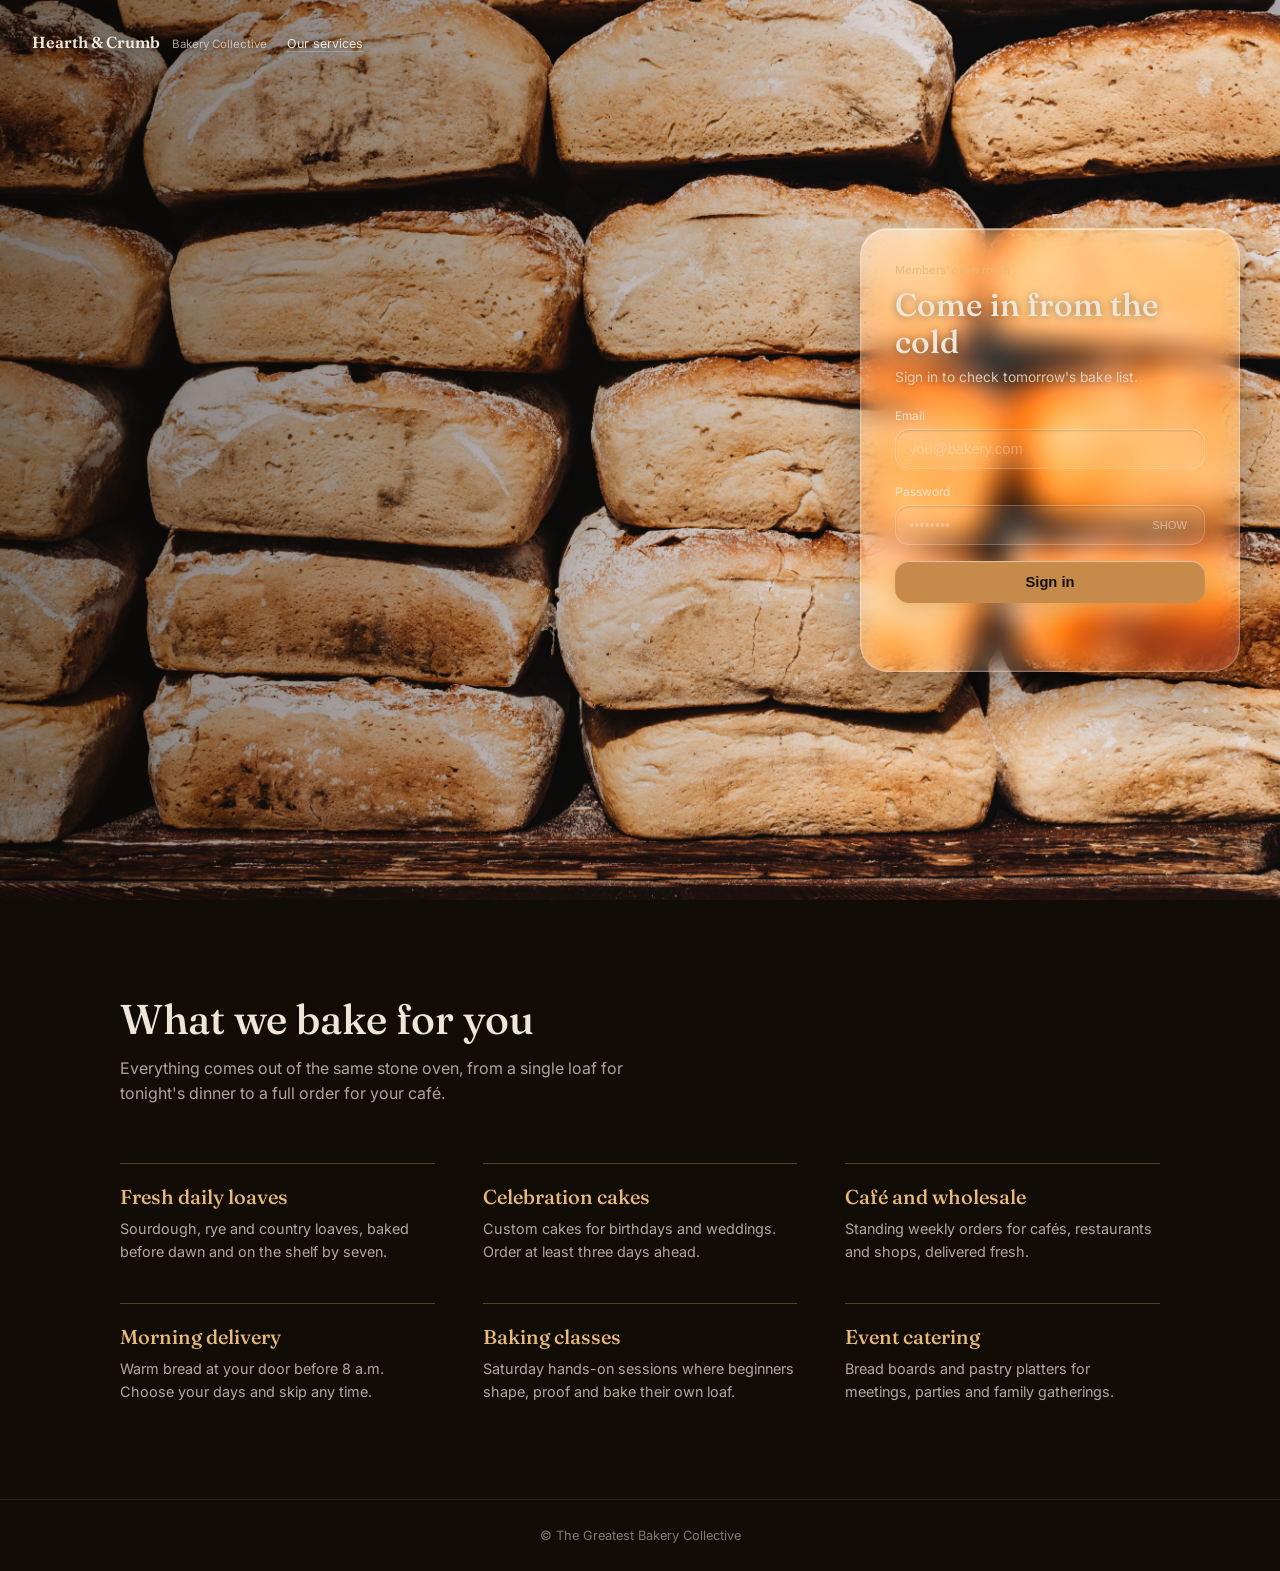
<file: index.html>
<!doctype html>
<html lang="en">
<head>
  <meta charset="UTF-8">
  <meta name="viewport" content="width=device-width, initial-scale=1">
  <title>Hearth & Crumb — Sign in</title>
  <link rel="preconnect" href="https://fonts.googleapis.com">
  <link rel="preconnect" href="https://fonts.gstatic.com" crossorigin>
  <link href="https://fonts.googleapis.com/css2?family=Fraunces:opsz,wght@9..144,500;9..144,600&family=Inter:wght@400;500;600&display=swap" rel="stylesheet">
  <link rel="stylesheet" href="style.css">
</head>
<body>
  <div class="stage">
    <div class="bg"></div>
    <div class="scrim"></div>

    <div class="brand">
      <span class="brand-mark">Hearth &amp; Crumb</span>
      <span class="brand-tag">Bakery Collective</span>
      <a href="#services" class="brand-link">Our services</a>
    </div>

    <div class="panel">
      <p class="eyebrow">Members' oven room</p>
      <h1>Come in from the cold</h1>
      <p class="sub">Sign in to check tomorrow's bake list.</p>

      <form id="loginForm">
        <div class="field">
          <label for="email">Email</label>
          <input id="email" type="email" placeholder="you@bakery.com" required>
        </div>
        <div class="field">
          <label for="pass">Password</label>
          <div class="input-row">
            <input id="pass" type="password" placeholder="••••••••" required>
            <button type="button" class="toggle-pass" id="toggleBtn">SHOW</button>
          </div>
        </div>
        <button type="submit" class="submit">Sign in</button>
        <p class="status" id="status"></p>
      </form>
    </div>
  </div>

  <section class="services" id="services">
    <div class="services-inner">
      <h2>What we bake for you</h2>
      <p class="services-intro">Everything comes out of the same stone oven, from a single loaf for tonight's dinner to a full order for your café.</p>

      <div class="service-list">
        <article class="service">
          <h3>Fresh daily loaves</h3>
          <p>Sourdough, rye and country loaves, baked before dawn and on the shelf by seven.</p>
        </article>
        <article class="service">
          <h3>Celebration cakes</h3>
          <p>Custom cakes for birthdays and weddings. Order at least three days ahead.</p>
        </article>
        <article class="service">
          <h3>Café and wholesale</h3>
          <p>Standing weekly orders for cafés, restaurants and shops, delivered fresh.</p>
        </article>
        <article class="service">
          <h3>Morning delivery</h3>
          <p>Warm bread at your door before 8 a.m. Choose your days and skip any time.</p>
        </article>
        <article class="service">
          <h3>Baking classes</h3>
          <p>Saturday hands-on sessions where beginners shape, proof and bake their own loaf.</p>
        </article>
        <article class="service">
          <h3>Event catering</h3>
          <p>Bread boards and pastry platters for meetings, parties and family gatherings.</p>
        </article>
      </div>
    </div>
  </section>

  <footer class="site-footer">
    &copy; The Greatest Bakery Collective
  </footer>

  <script src="script.js"></script>
</body>
</html>
</file>
<file: style.css>
:root {
  --wheat: #c68a4b;
  --glow: #e8b978;
  --cream: #f0e6d8;
  --ink: #120c07;
}

* { box-sizing: border-box; }

html { scroll-behavior: smooth; }

html, body {
  min-height: 100%;
  margin: 0;
  background: var(--ink);
  font-family: 'Inter', sans-serif;
  color: var(--cream);
}

/* ---------- Scene ---------- */
.stage {
  position: relative;
  min-height: 100vh;
  display: flex;
  align-items: center;
  justify-content: flex-end;
  overflow: hidden;
  padding: 40px;
}

.bg {
  position: absolute;
  inset: 0;
  background-image: url('images/bread.jpg');
  background-size: cover;
  background-position: center;
  transform: scale(1.03);
}

.scrim {
  position: absolute;
  inset: 0;
  background: linear-gradient(
    100deg,
    rgba(10, 7, 4, 0.55) 0%,
    rgba(10, 7, 4, 0.3) 40%,
    rgba(10, 7, 4, 0.05) 70%
  );
}

.brand {
  position: absolute;
  top: 32px;
  left: 32px;
  z-index: 2;
  text-shadow: 0 1px 8px rgba(0, 0, 0, 0.5);
}
.brand-mark { font-family: 'Fraunces', serif; font-weight: 600; }
.brand-tag { font-size: 0.72rem; color: rgba(240, 230, 216, 0.7); margin-left: 8px; }

/* ---------- Liquid glass panel ---------- */
.panel {
  position: relative;
  z-index: 2;
  width: min(380px, 100%);
  padding: 34px;
  border-radius: 28px;
  overflow: hidden;

  background: linear-gradient(
    135deg,
    rgba(255, 255, 255, 0.14) 0%,
    rgba(255, 255, 255, 0.04) 50%,
    rgba(255, 255, 255, 0.10) 100%
  );
  backdrop-filter: blur(14px) saturate(1.8) brightness(1.08);
  -webkit-backdrop-filter: blur(14px) saturate(1.8) brightness(1.08);

  border: 1px solid rgba(255, 255, 255, 0.28);
  box-shadow:
    inset 0 1px 1px rgba(255, 255, 255, 0.55),
    inset 0 -1px 1px rgba(255, 255, 255, 0.12),
    inset 0 0 24px rgba(255, 255, 255, 0.06),
    0 24px 60px rgba(0, 0, 0, 0.35);
}

/* specular shine */
.panel::before {
  content: "";
  position: absolute;
  top: -60%;
  left: -30%;
  width: 90%;
  height: 120%;
  background: radial-gradient(
    ellipse at center,
    rgba(255, 255, 255, 0.22) 0%,
    rgba(255, 255, 255, 0) 65%
  );
  transform: rotate(-20deg);
  pointer-events: none;
}

/* keep content above the shine */
.panel > * { position: relative; z-index: 1; }

/* ---------- Text ---------- */
h1 {
  font-family: 'Fraunces', serif;
  font-weight: 500;
  font-size: 2rem;
  line-height: 1.15;
  margin: 0 0 8px;
  text-shadow: 0 1px 8px rgba(0, 0, 0, 0.4);
}

.eyebrow {
  font-size: 0.7rem;
  color: var(--glow);
  margin: 0 0 10px;
}

.sub {
  font-size: 0.86rem;
  color: rgba(240, 230, 216, 0.8);
  margin: 0 0 24px;
  text-shadow: 0 1px 8px rgba(0, 0, 0, 0.4);
}

/* ---------- Form ---------- */
form { display: flex; flex-direction: column; gap: 16px; }

.field label {
  display: block;
  font-size: 0.74rem;
  color: rgba(240, 230, 216, 0.85);
  margin-bottom: 6px;
}

input {
  width: 100%;
  background: rgba(255, 255, 255, 0.08);
  border: 1px solid rgba(255, 255, 255, 0.22);
  border-radius: 14px;
  color: var(--cream);
  padding: 11px 13px;
  font-size: 0.92rem;
  box-shadow: inset 0 1px 2px rgba(0, 0, 0, 0.15);
  transition: background 0.2s ease, border-color 0.2s ease;
}
input::placeholder { color: rgba(240, 230, 216, 0.4); }
input:focus {
  outline: none;
  background: rgba(255, 255, 255, 0.14);
  border-color: rgba(255, 255, 255, 0.55);
}

.input-row { position: relative; }

.toggle-pass {
  position: absolute;
  right: 12px;
  top: 50%;
  transform: translateY(-50%);
  width: auto;
  background: none;
  border: none;
  color: rgba(240, 230, 216, 0.6);
  font-size: 0.7rem;
  cursor: pointer;
}
.toggle-pass:hover { color: var(--glow); }

.submit {
  background: var(--wheat);
  color: var(--ink);
  border: none;
  border-radius: 14px;
  font-weight: 600;
  font-size: 0.92rem;
  padding: 13px;
  cursor: pointer;
  box-shadow:
    inset 0 1px 1px rgba(255, 255, 255, 0.5),
    0 8px 20px rgba(198, 138, 75, 0.35);
  transition: background 0.2s ease, transform 0.15s ease;
}
.submit:hover { background: var(--glow); }
.submit:active { transform: scale(0.98); }

.status {
  min-height: 18px;
  margin: 0;
  font-size: 0.78rem;
  color: var(--glow);
}

/* ---------- Services ---------- */
.services {
  background: var(--ink);
  padding: 96px 40px;
}

.services-inner {
  max-width: 1040px;
  margin: 0 auto;
}

.services h2 {
  font-family: 'Fraunces', serif;
  font-weight: 500;
  font-size: clamp(1.8rem, 3.5vw, 2.6rem);
  line-height: 1.15;
  margin: 0 0 12px;
}

.services-intro {
  max-width: 52ch;
  color: rgba(240, 230, 216, 0.7);
  line-height: 1.6;
  margin: 0 0 56px;
}

.service-list {
  display: grid;
  grid-template-columns: repeat(auto-fit, minmax(260px, 1fr));
  gap: 40px 48px;
}

.service {
  border-top: 1px solid rgba(232, 185, 120, 0.3);
  padding-top: 20px;
}

.service h3 {
  font-family: 'Fraunces', serif;
  font-weight: 500;
  font-size: 1.25rem;
  margin: 0 0 8px;
  color: var(--glow);
}

.service p {
  margin: 0;
  font-size: 0.9rem;
  line-height: 1.6;
  color: rgba(240, 230, 216, 0.72);
}

.site-footer {
  background: var(--ink);
  border-top: 1px solid rgba(240, 230, 216, 0.1);
  padding: 28px 40px;
  font-size: 0.8rem;
  color: rgba(240, 230, 216, 0.5);
  text-align: center;
}

.brand-link {
  color: inherit;
  text-decoration: none;
  margin-left: 16px;
  font-size: 0.78rem;
  border-bottom: 1px solid rgba(240, 230, 216, 0.3);
}
.brand-link:hover { color: var(--glow); border-color: var(--glow); }

/* ---------- Mobile ---------- */
@media (max-width: 640px) {
  .stage { justify-content: center; padding: 16px; }
  .brand { top: 16px; left: 16px; }
  .services { padding: 64px 20px; }
}
</file>
